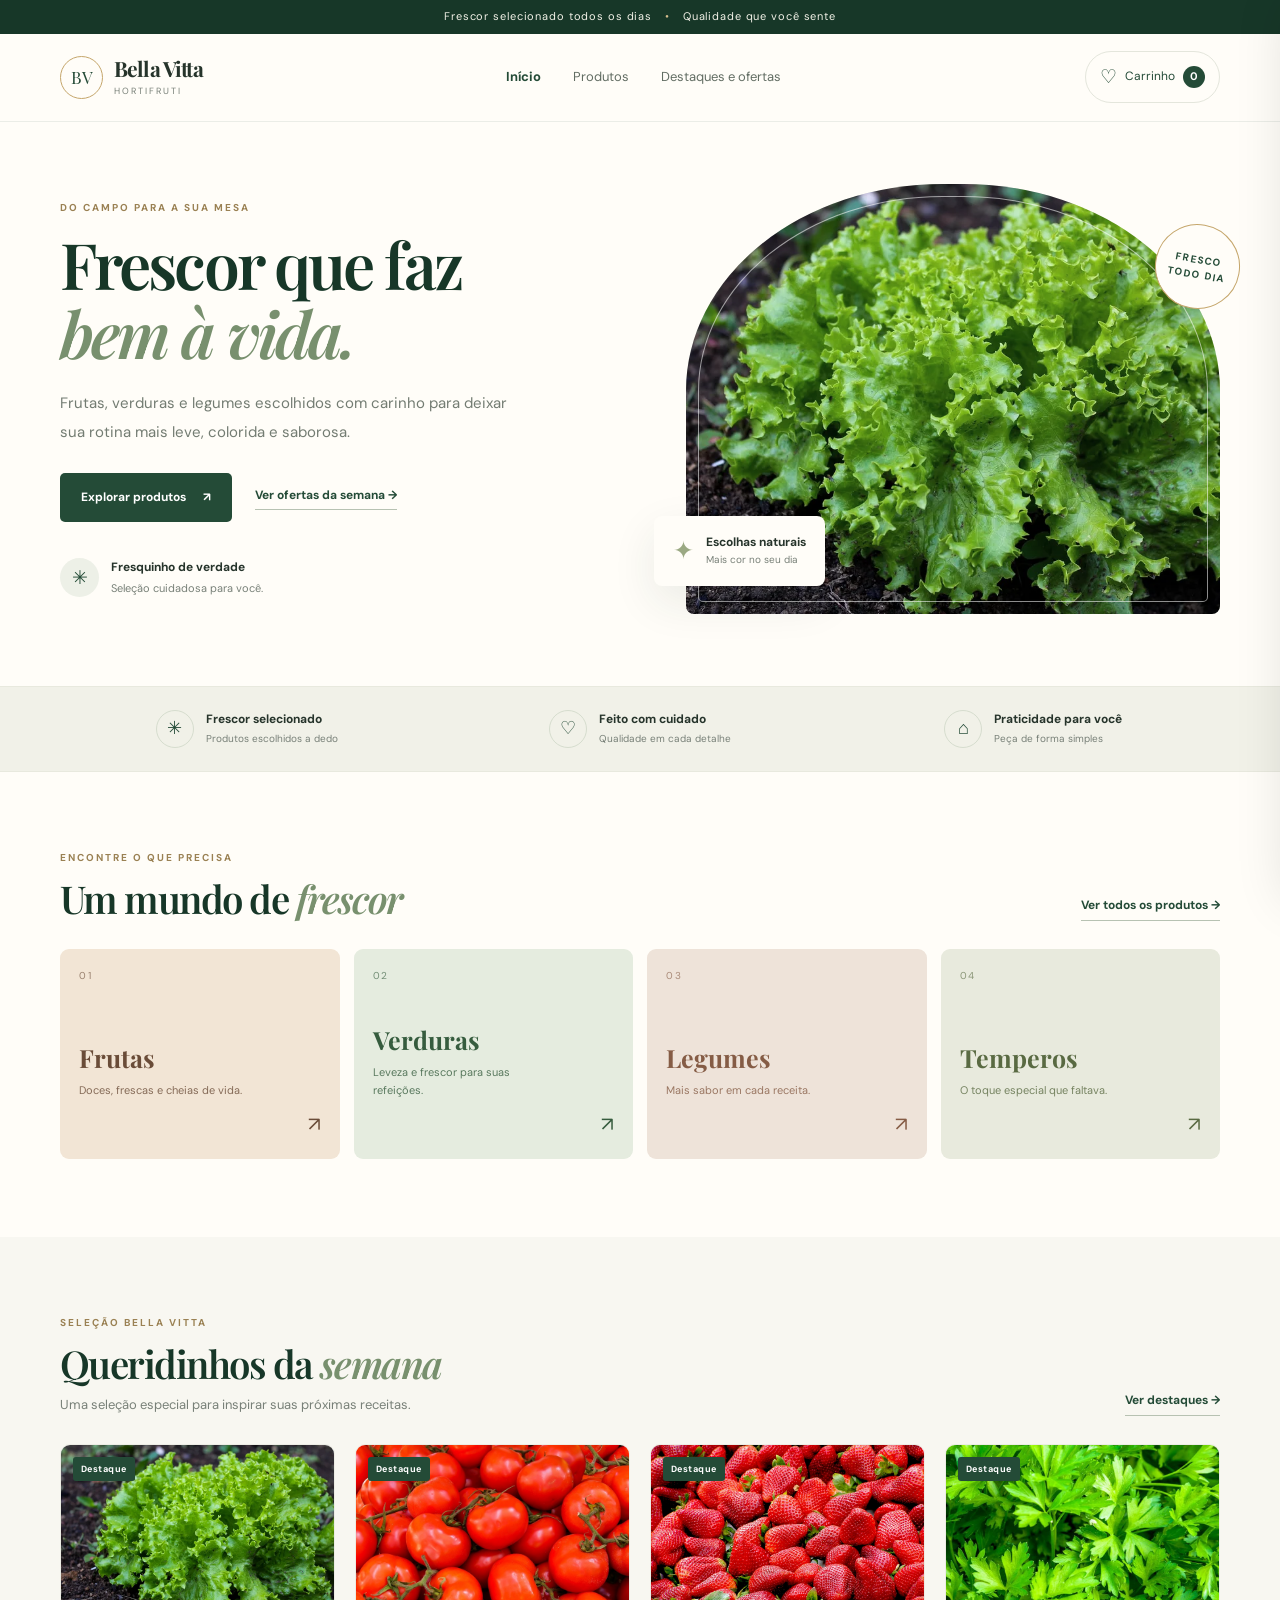
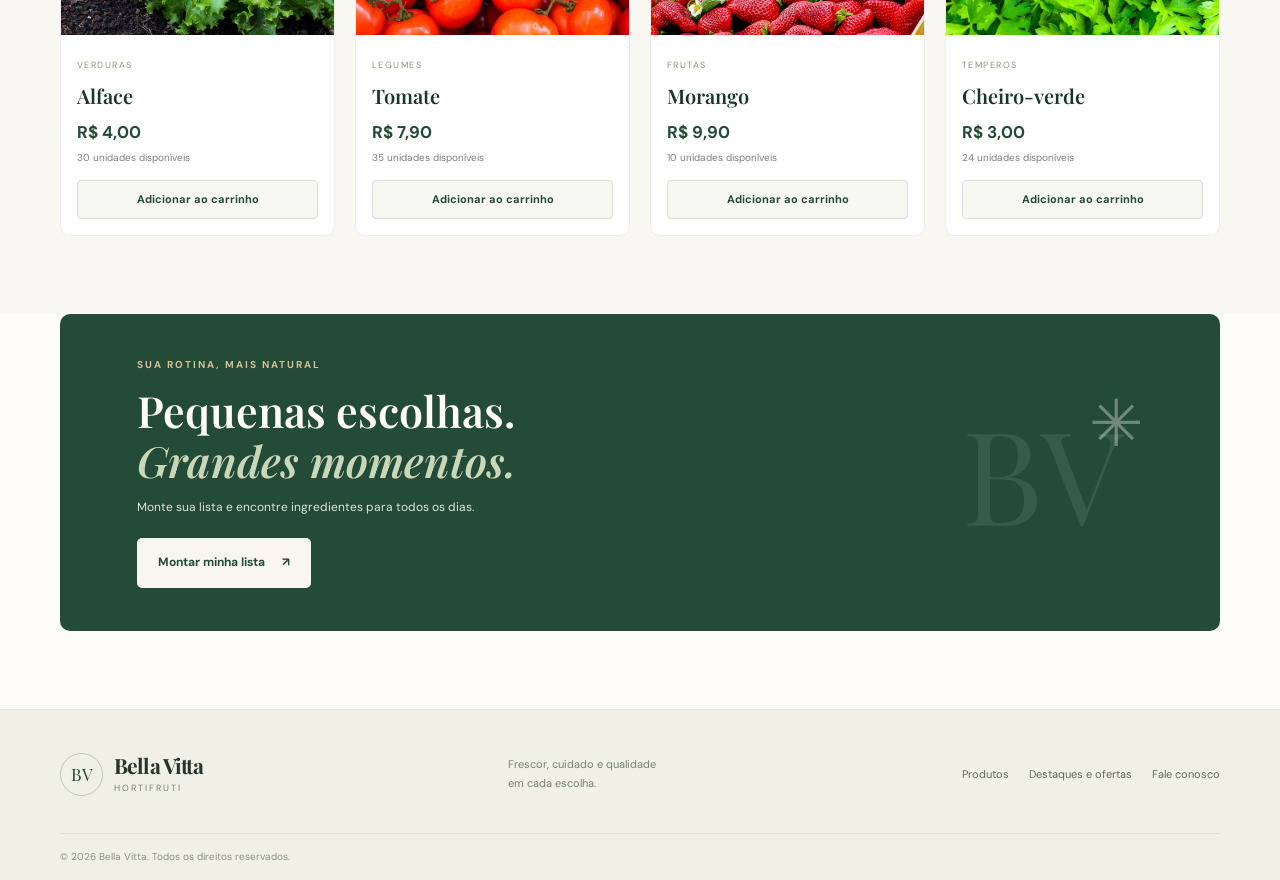
<file: BellaVitta/index.html>
<!doctype html>
<html lang="pt-BR">
<head>
  <meta charset="utf-8">
  <meta name="viewport" content="width=device-width, initial-scale=1">
  <meta name="theme-color" content="#244b37">
  <meta name="description" content="Bella Vitta — frescor, qualidade e praticidade para sua casa.">
  <title>Bella Vitta | Frescor que faz bem</title>
  <link rel="preconnect" href="https://fonts.googleapis.com">
  <link rel="preconnect" href="https://fonts.gstatic.com" crossorigin>
  <link href="https://fonts.googleapis.com/css2?family=DM+Sans:wght@400;500;600;700&family=Playfair+Display:wght@600;700&display=swap" rel="stylesheet">
  <link rel="stylesheet" href="style.css">
  <script src="script.js" defer></script>
</head>
<body>
  <div class="topline">Frescor selecionado todos os dias <span>•</span> Qualidade que você sente</div>
  <header class="site-header">
    <a class="brand" href="index.html" aria-label="Bella Vitta início"><span class="brand-mark">BV</span><span><strong>Bella Vitta</strong><small>HORTIFRUTI</small></span></a>
    <button class="menu-toggle" id="menuMobile" aria-label="Abrir menu" aria-expanded="false">☰</button>
    <nav class="main-nav" id="navegacao">
      <a class="active" href="index.html">Início</a><a href="produtos.html">Produtos</a><a href="destaques.html">Destaques e ofertas</a>
    </nav>
    <button class="cart-button" id="abrirCarrinho" aria-label="Abrir carrinho"><span>♡</span> Carrinho <b id="contadorCarrinho">0</b></button>
  </header>

  <main>
    <section class="hero container">
      <div class="hero-copy">
        <span class="eyebrow">DO CAMPO PARA A SUA MESA</span>
        <h1>Frescor que faz<br><em>bem à vida.</em></h1>
        <p>Frutas, verduras e legumes escolhidos com carinho para deixar sua rotina mais leve, colorida e saborosa.</p>
        <div class="hero-actions"><a class="button button-dark" href="produtos.html">Explorar produtos <span>↗</span></a><a class="text-link" href="destaques.html">Ver ofertas da semana →</a></div>
        <div class="hero-note"><span class="note-icon">✳</span><span><strong>Fresquinho de verdade</strong><small>Seleção cuidadosa para você.</small></span></div>
      </div>
      <div class="hero-art">
        <img src="IMAGENS/ALFACE.webp" alt="Folhas frescas de alface" onerror="this.onerror=null;this.src='https://images.unsplash.com/photo-1622206151226-18ca2c9ab4a1?auto=format&fit=crop&w=1000&q=85'">
        <div class="floating-card"><span>✦</span><div><strong>Escolhas naturais</strong><small>Mais cor no seu dia</small></div></div>
        <div class="hero-stamp">FRESCO<br>TODO DIA</div>
      </div>
    </section>

    <section class="trust-strip">
      <div class="container trust-grid">
        <div><span class="trust-icon">✳</span><span><strong>Frescor selecionado</strong><small>Produtos escolhidos a dedo</small></span></div>
        <div><span class="trust-icon">♡</span><span><strong>Feito com cuidado</strong><small>Qualidade em cada detalhe</small></span></div>
        <div><span class="trust-icon">⌂</span><span><strong>Praticidade para você</strong><small>Peça de forma simples</small></span></div>
      </div>
    </section>

    <section class="section container">
      <div class="section-heading"><div><span class="eyebrow">ENCONTRE O QUE PRECISA</span><h2>Um mundo de <em>frescor</em></h2></div><a class="text-link" href="produtos.html">Ver todos os produtos →</a></div>
      <div class="category-grid">
        <a class="category-card category-fruits" href="produtos.html?categoria=frutas"><span class="category-number">01</span><div><h3>Frutas</h3><p>Doces, frescas e cheias de vida.</p><span class="category-arrow">↗</span></div></a>
        <a class="category-card category-vegetables" href="produtos.html?categoria=verduras"><span class="category-number">02</span><div><h3>Verduras</h3><p>Leveza e frescor para suas refeições.</p><span class="category-arrow">↗</span></div></a>
        <a class="category-card category-roots" href="produtos.html?categoria=legumes"><span class="category-number">03</span><div><h3>Legumes</h3><p>Mais sabor em cada receita.</p><span class="category-arrow">↗</span></div></a>
        <a class="category-card category-herbs" href="produtos.html?categoria=temperos"><span class="category-number">04</span><div><h3>Temperos</h3><p>O toque especial que faltava.</p><span class="category-arrow">↗</span></div></a>
      </div>
    </section>

    <section class="section featured-section">
      <div class="container">
        <div class="section-heading"><div><span class="eyebrow">SELEÇÃO BELLA VITTA</span><h2>Queridinhos da <em>semana</em></h2><p class="section-intro">Uma seleção especial para inspirar suas próximas receitas.</p></div><a class="text-link" href="destaques.html">Ver destaques →</a></div>
        <div class="product-grid" id="gradeDestaques"></div>
      </div>
    </section>

    <section class="promo-band container"><div><span class="eyebrow">SUA ROTINA, MAIS NATURAL</span><h2>Pequenas escolhas.<br><em>Grandes momentos.</em></h2><p>Monte sua lista e encontre ingredientes para todos os dias.</p><a class="button button-light" href="produtos.html">Montar minha lista <span>↗</span></a></div><div class="promo-decoration">BV<span>✳</span></div></section>
  </main>

  <footer class="site-footer"><div class="container footer-main"><a class="brand brand-footer" href="index.html"><span class="brand-mark">BV</span><span><strong>Bella Vitta</strong><small>HORTIFRUTI</small></span></a><p>Frescor, cuidado e qualidade<br>em cada escolha.</p><div class="footer-links"><a href="produtos.html">Produtos</a><a href="destaques.html">Destaques e ofertas</a><button id="whatsappOfertas" class="footer-link-button">Fale conosco</button></div></div><div class="container footer-bottom">© <span id="anoAtual"></span> Bella Vitta. Todos os direitos reservados.</div></footer>

  <div class="cart-backdrop" id="fundoCarrinho"></div>
  <aside class="cart-panel" id="painelCarrinho" aria-hidden="true" aria-label="Carrinho de compras">
    <div class="cart-header"><div><span class="eyebrow">SUA SELEÇÃO</span><h2>Meu carrinho</h2></div><button class="icon-button" id="fecharCarrinho" aria-label="Fechar carrinho">×</button></div>
    <div class="cart-items" id="itensCarrinho"></div>
    <div class="cart-footer"><div class="cart-total"><span>Total estimado</span><strong id="totalCarrinho">R$ 0,00</strong></div><p class="cart-disclaimer">Valores e disponibilidade serão confirmados no atendimento.</p><button class="button button-dark button-full" id="finalizarPedido">Continuar pelo WhatsApp ↗</button><button class="button button-outline button-full" id="continuarComprando">Continuar comprando</button></div>
  </aside>
  <div class="toast" id="toast" role="status" aria-live="polite"></div>
</body>
</html>
</file>
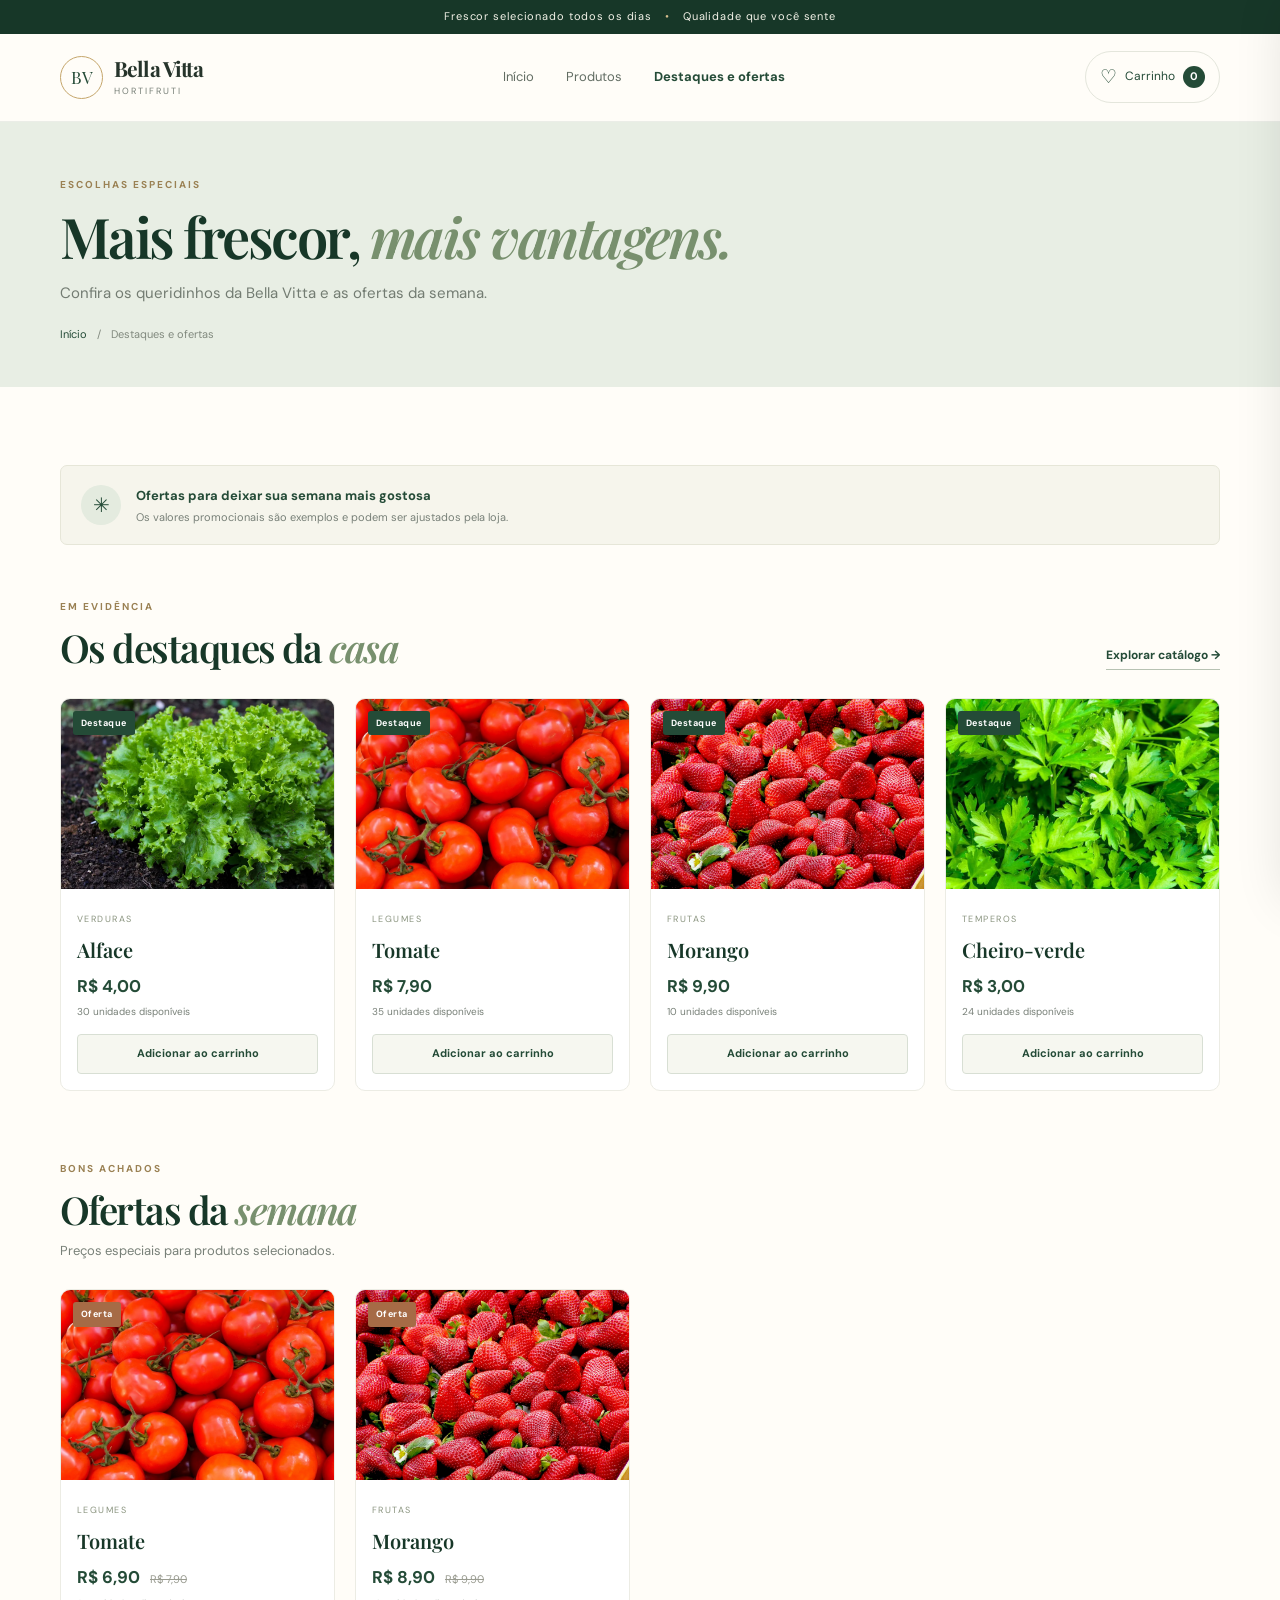
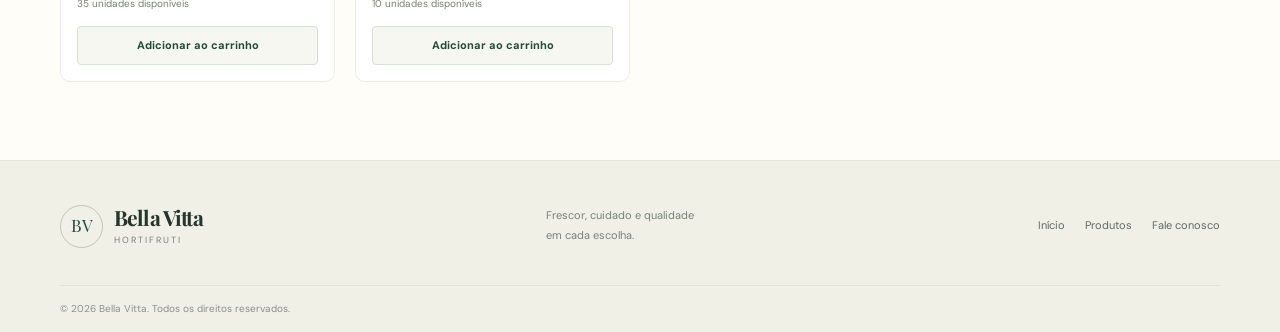
<file: BellaVitta/destaques.html>
<!doctype html>
<html lang="pt-BR">
<head>
  <meta charset="utf-8"><meta name="viewport" content="width=device-width, initial-scale=1">
  <meta name="theme-color" content="#244b37"><title>Destaques e ofertas | Bella Vitta</title>
  <link rel="preconnect" href="https://fonts.googleapis.com"><link rel="preconnect" href="https://fonts.gstatic.com" crossorigin>
  <link href="https://fonts.googleapis.com/css2?family=DM+Sans:wght@400;500;600;700&family=Playfair+Display:wght@600;700&display=swap" rel="stylesheet">
  <link rel="stylesheet" href="style.css"><script src="script.js" defer></script>
</head>
<body>
  <div class="topline">Frescor selecionado todos os dias <span>•</span> Qualidade que você sente</div>
  <header class="site-header"><a class="brand" href="index.html"><span class="brand-mark">BV</span><span><strong>Bella Vitta</strong><small>HORTIFRUTI</small></span></a><button class="menu-toggle" id="menuMobile" aria-label="Abrir menu" aria-expanded="false">☰</button><nav class="main-nav" id="navegacao"><a href="index.html">Início</a><a href="produtos.html">Produtos</a><a class="active" href="destaques.html">Destaques e ofertas</a></nav><button class="cart-button" id="abrirCarrinho"><span>♡</span> Carrinho <b id="contadorCarrinho">0</b></button></header>
  <main>
    <section class="page-banner offers-banner"><div class="container"><span class="eyebrow">ESCOLHAS ESPECIAIS</span><h1>Mais frescor, <em>mais vantagens.</em></h1><p>Confira os queridinhos da Bella Vitta e as ofertas da semana.</p><div class="breadcrumbs"><a href="index.html">Início</a><span>/</span><span>Destaques e ofertas</span></div></div></section>
    <section class="section container">
      <div class="offer-note"><span class="offer-note-icon">✳</span><div><strong>Ofertas para deixar sua semana mais gostosa</strong><p>Os valores promocionais são exemplos e podem ser ajustados pela loja.</p></div></div>
      <div class="section-heading"><div><span class="eyebrow">EM EVIDÊNCIA</span><h2>Os destaques da <em>casa</em></h2></div><a class="text-link" href="produtos.html">Explorar catálogo →</a></div>
      <div class="product-grid" id="gradeDestaques"></div>
      <div class="section-heading offers-heading"><div><span class="eyebrow">BONS ACHADOS</span><h2>Ofertas da <em>semana</em></h2><p class="section-intro">Preços especiais para produtos selecionados.</p></div></div>
      <div class="product-grid" id="gradeOfertas"></div>
    </section>
  </main>
  <footer class="site-footer"><div class="container footer-main"><a class="brand brand-footer" href="index.html"><span class="brand-mark">BV</span><span><strong>Bella Vitta</strong><small>HORTIFRUTI</small></span></a><p>Frescor, cuidado e qualidade<br>em cada escolha.</p><div class="footer-links"><a href="index.html">Início</a><a href="produtos.html">Produtos</a><button id="whatsappOfertas" class="footer-link-button">Fale conosco</button></div></div><div class="container footer-bottom">© <span id="anoAtual"></span> Bella Vitta. Todos os direitos reservados.</div></footer>
  <div class="cart-backdrop" id="fundoCarrinho"></div><aside class="cart-panel" id="painelCarrinho" aria-hidden="true" aria-label="Carrinho de compras"><div class="cart-header"><div><span class="eyebrow">SUA SELEÇÃO</span><h2>Meu carrinho</h2></div><button class="icon-button" id="fecharCarrinho" aria-label="Fechar carrinho">×</button></div><div class="cart-items" id="itensCarrinho"></div><div class="cart-footer"><div class="cart-total"><span>Total estimado</span><strong id="totalCarrinho">R$ 0,00</strong></div><p class="cart-disclaimer">Valores e disponibilidade serão confirmados no atendimento.</p><button class="button button-dark button-full" id="finalizarPedido">Continuar pelo WhatsApp ↗</button><button class="button button-outline button-full" id="continuarComprando">Continuar comprando</button></div></aside><div class="toast" id="toast" role="status" aria-live="polite"></div>
</body></html>
</file>
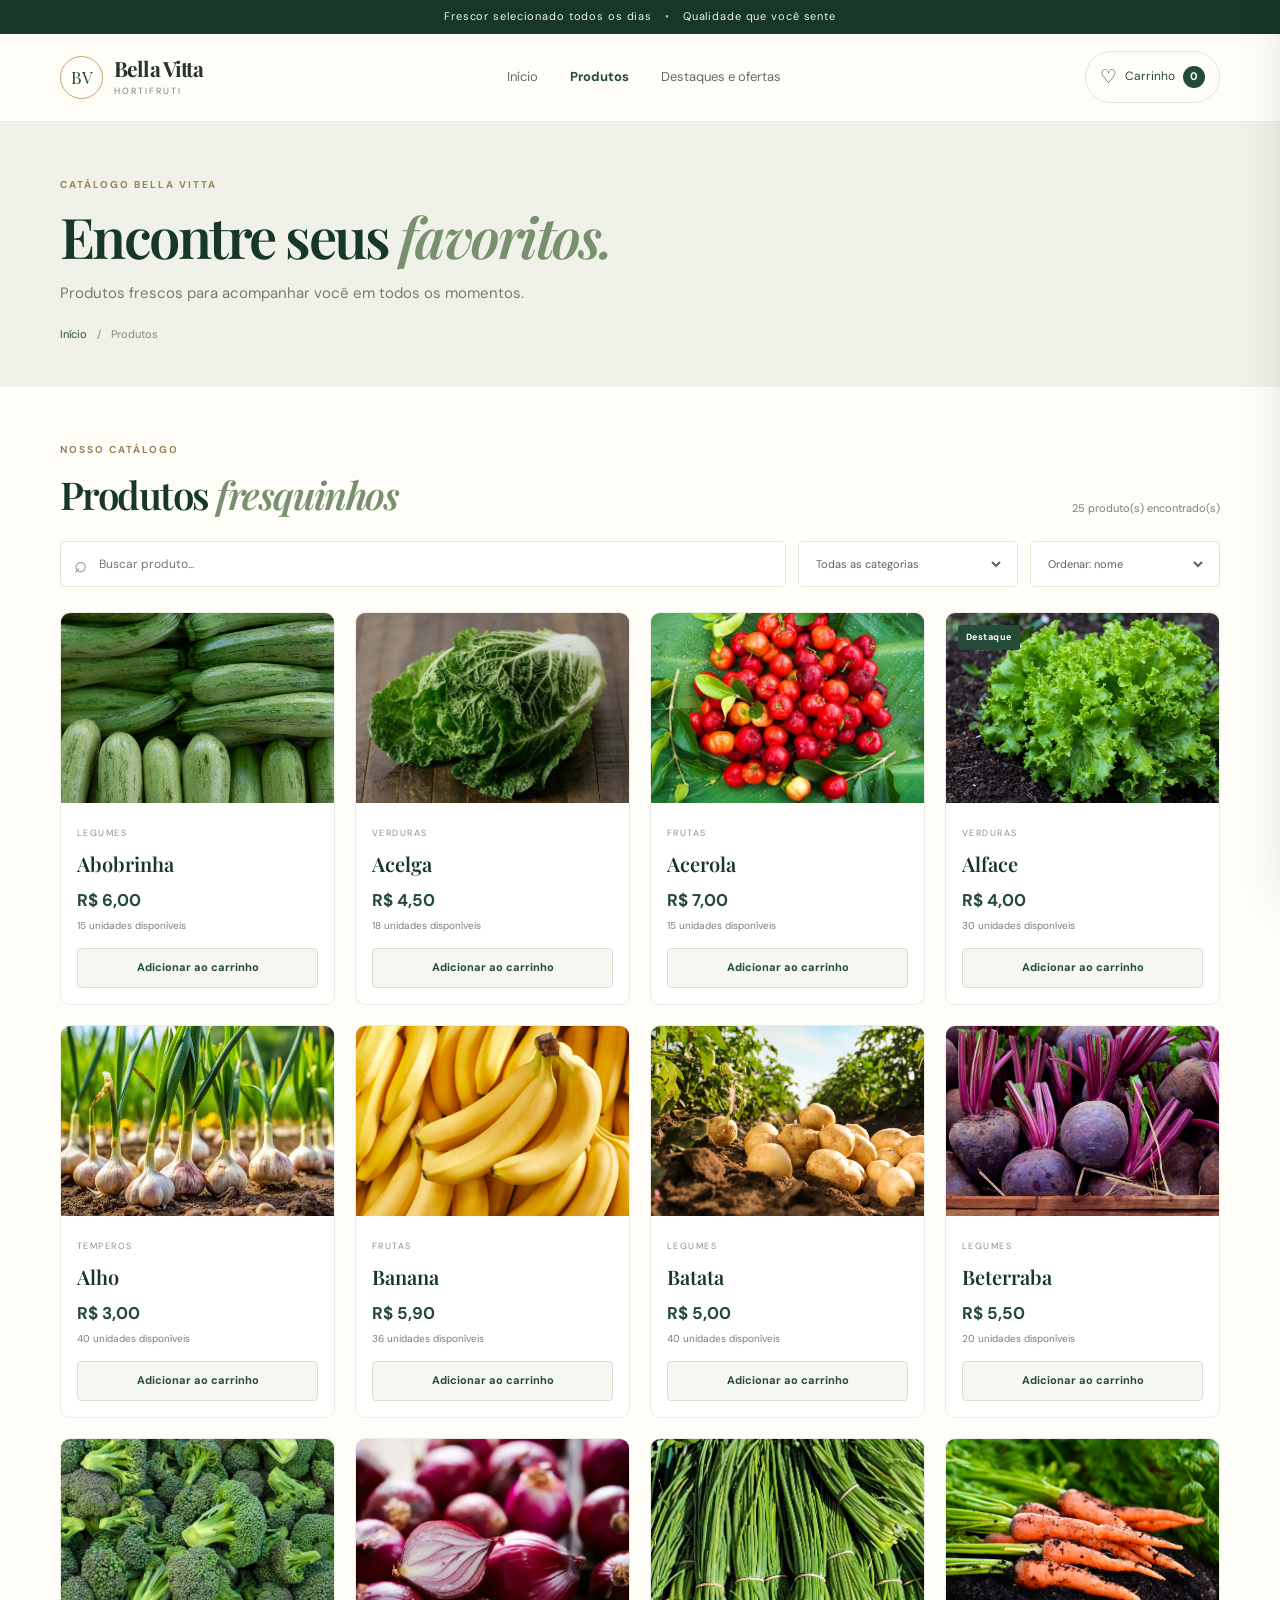
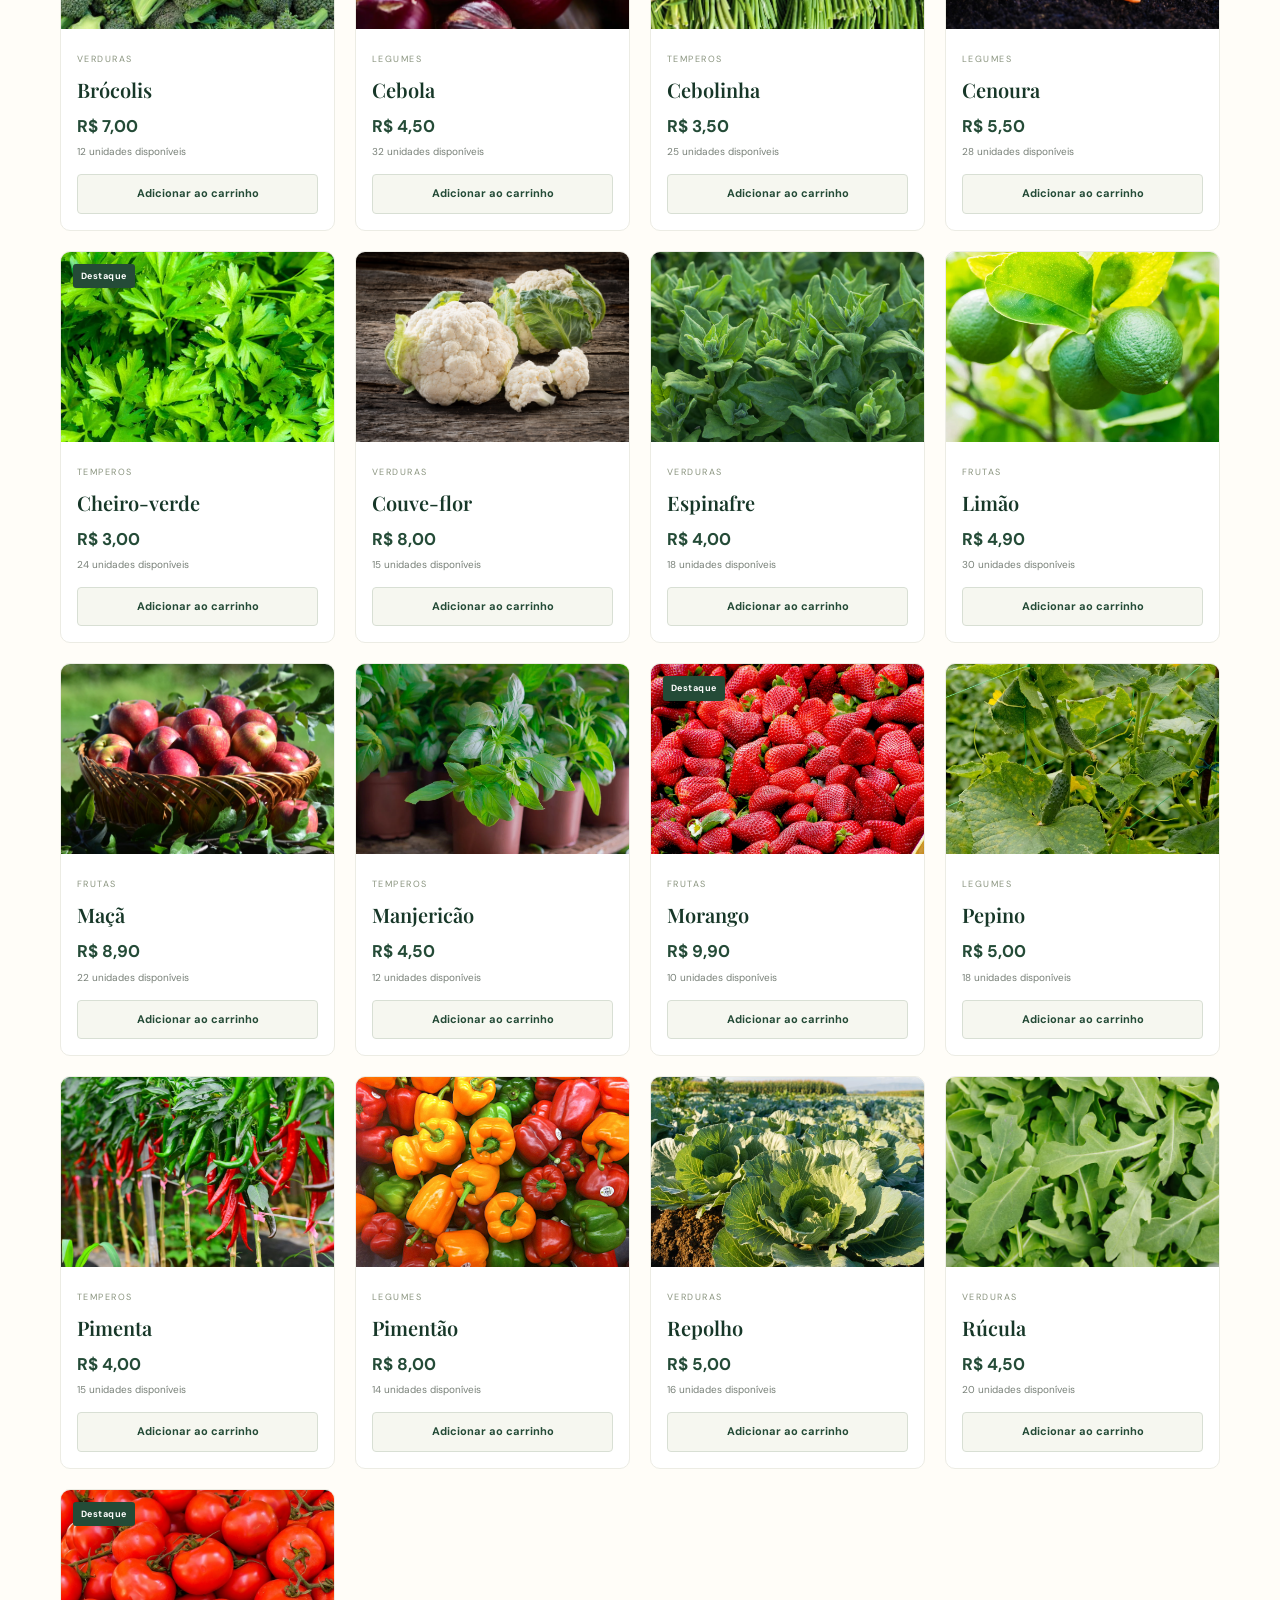
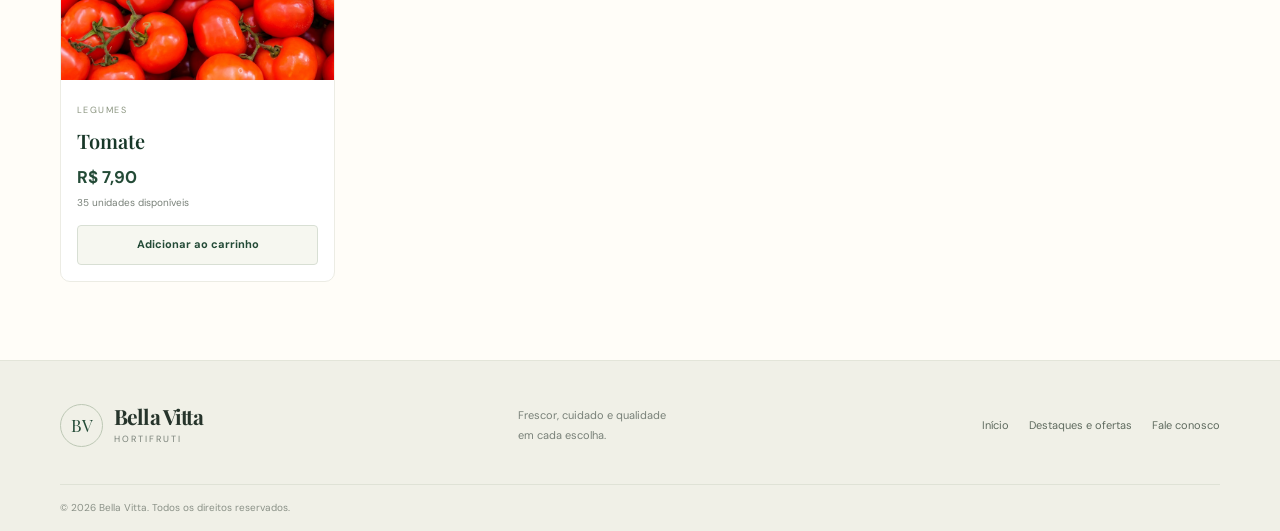
<file: BellaVitta/produtos.html>
<!doctype html>
<html lang="pt-BR">
<head>
  <meta charset="utf-8"><meta name="viewport" content="width=device-width, initial-scale=1">
  <meta name="theme-color" content="#244b37"><title>Produtos | Bella Vitta</title>
  <link rel="preconnect" href="https://fonts.googleapis.com"><link rel="preconnect" href="https://fonts.gstatic.com" crossorigin>
  <link href="https://fonts.googleapis.com/css2?family=DM+Sans:wght@400;500;600;700&family=Playfair+Display:wght@600;700&display=swap" rel="stylesheet">
  <link rel="stylesheet" href="style.css"><script src="script.js" defer></script>
</head>
<body>
  <div class="topline">Frescor selecionado todos os dias <span>•</span> Qualidade que você sente</div>
  <header class="site-header"><a class="brand" href="index.html"><span class="brand-mark">BV</span><span><strong>Bella Vitta</strong><small>HORTIFRUTI</small></span></a><button class="menu-toggle" id="menuMobile" aria-label="Abrir menu" aria-expanded="false">☰</button><nav class="main-nav" id="navegacao"><a href="index.html">Início</a><a class="active" href="produtos.html">Produtos</a><a href="destaques.html">Destaques e ofertas</a></nav><button class="cart-button" id="abrirCarrinho"><span>♡</span> Carrinho <b id="contadorCarrinho">0</b></button></header>
  <main>
    <section class="page-banner"><div class="container"><span class="eyebrow">CATÁLOGO BELLA VITTA</span><h1>Encontre seus <em>favoritos.</em></h1><p>Produtos frescos para acompanhar você em todos os momentos.</p><div class="breadcrumbs"><a href="index.html">Início</a><span>/</span><span>Produtos</span></div></div></section>
    <section class="section container catalog-section">
      <div class="catalog-toolbar"><div><span class="eyebrow">NOSSO CATÁLOGO</span><h2>Produtos <em>fresquinhos</em></h2></div><span class="results-count" id="contadorProdutos">Carregando produtos...</span></div>
      <div class="filters"><label class="search-box"><span>⌕</span><input type="search" id="campoBusca" placeholder="Buscar produto..." aria-label="Buscar produto"></label><label class="select-wrap"><span class="sr-only">Categoria</span><select id="filtroCategoria"><option value="todos">Todas as categorias</option><option value="frutas">Frutas</option><option value="verduras">Verduras</option><option value="legumes">Legumes</option><option value="temperos">Temperos</option></select></label><label class="select-wrap"><span class="sr-only">Ordenar por</span><select id="ordenarProdutos"><option value="nome">Ordenar: nome</option><option value="menor-preco">Menor preço</option><option value="maior-preco">Maior preço</option></select></label></div>
      <div class="product-grid" id="gradeProdutos"></div>
    </section>
  </main>
  <footer class="site-footer"><div class="container footer-main"><a class="brand brand-footer" href="index.html"><span class="brand-mark">BV</span><span><strong>Bella Vitta</strong><small>HORTIFRUTI</small></span></a><p>Frescor, cuidado e qualidade<br>em cada escolha.</p><div class="footer-links"><a href="index.html">Início</a><a href="destaques.html">Destaques e ofertas</a><button id="whatsappOfertas" class="footer-link-button">Fale conosco</button></div></div><div class="container footer-bottom">© <span id="anoAtual"></span> Bella Vitta. Todos os direitos reservados.</div></footer>
  <div class="cart-backdrop" id="fundoCarrinho"></div><aside class="cart-panel" id="painelCarrinho" aria-hidden="true" aria-label="Carrinho de compras"><div class="cart-header"><div><span class="eyebrow">SUA SELEÇÃO</span><h2>Meu carrinho</h2></div><button class="icon-button" id="fecharCarrinho" aria-label="Fechar carrinho">×</button></div><div class="cart-items" id="itensCarrinho"></div><div class="cart-footer"><div class="cart-total"><span>Total estimado</span><strong id="totalCarrinho">R$ 0,00</strong></div><p class="cart-disclaimer">Valores e disponibilidade serão confirmados no atendimento.</p><button class="button button-dark button-full" id="finalizarPedido">Continuar pelo WhatsApp ↗</button><button class="button button-outline button-full" id="continuarComprando">Continuar comprando</button></div></aside><div class="toast" id="toast" role="status" aria-live="polite"></div>
</body></html>
</file>
<file: BellaVitta/style.css>
/* BELLA VITTA — visual elegante em verde e creme */
:root{--green:#244b37;--green-dark:#173728;--green-soft:#e7eee6;--cream:#f8f6ef;--paper:#fffdf8;--ink:#26342b;--muted:#788078;--line:#e4e6dc;--accent:#c5a66b;--radius:20px;--shadow:0 16px 45px rgba(32,59,42,.09)}
*{box-sizing:border-box}html{scroll-behavior:smooth}body{margin:0;background:var(--paper);color:var(--ink);font-family:"DM Sans",Arial,sans-serif;font-size:15px;line-height:1.6}body.carrinho-aberto{overflow:hidden}a{color:inherit;text-decoration:none}button,input,select{font:inherit}button{cursor:pointer}img{display:block;max-width:100%}.container{width:min(1160px,calc(100% - 44px));margin-inline:auto}.topline{background:var(--green-dark);color:#f3f2e8;text-align:center;padding:8px 15px;font-size:11px;letter-spacing:.08em}.topline span{color:#d5bd8d;padding:0 9px}.site-header{height:88px;padding:0 max(22px,calc((100% - 1160px)/2));display:flex;align-items:center;justify-content:space-between;gap:25px;background:var(--paper);border-bottom:1px solid rgba(36,75,55,.09);position:sticky;top:0;z-index:20}.brand{display:flex;align-items:center;gap:11px;flex-shrink:0}.brand-mark{width:43px;height:43px;border:1px solid var(--accent);border-radius:50%;display:grid;place-items:center;font-family:"Playfair Display",serif;color:var(--green);font-size:17px}.brand strong{display:block;font-family:"Playfair Display",serif;font-size:21px;line-height:1.15;letter-spacing:-.04em}.brand small{display:block;font-size:9px;letter-spacing:.22em;color:var(--muted);margin-top:4px}.main-nav{display:flex;align-items:center;gap:32px}.main-nav a{font-size:13px;color:#626d63;transition:color .2s}.main-nav a:hover,.main-nav a.active{color:var(--green);font-weight:700}.cart-button{display:flex;align-items:center;gap:8px;background:transparent;border:1px solid var(--line);border-radius:30px;padding:10px 14px;color:var(--green);font-size:12px;white-space:nowrap}.cart-button>span{font-size:19px}.cart-button b{display:grid;place-items:center;background:var(--green);color:white;border-radius:50%;width:22px;height:22px;font-size:11px}.menu-toggle{display:none;border:0;background:none;font-size:25px;color:var(--green)}.hero{display:grid;grid-template-columns:1fr 1fr;align-items:center;gap:8%;padding-top:62px;padding-bottom:72px}.hero-copy{padding:12px 0}.eyebrow{display:block;color:#9a8153;font-size:10px;letter-spacing:.2em;font-weight:700;margin-bottom:13px}.hero h1,.page-banner h1{font-family:"Playfair Display",Georgia,serif;font-weight:600;font-size:clamp(43px,5vw,67px);line-height:1.08;letter-spacing:-.045em;margin:0 0 22px;color:var(--green-dark)}h1 em,h2 em{font-weight:600;color:#78906e} .hero-copy>p,.page-banner p{color:#737c72;max-width:470px;font-size:15px;line-height:1.9;margin:0 0 27px}.hero-actions{display:flex;align-items:center;gap:23px;flex-wrap:wrap}.button{display:inline-flex;justify-content:center;align-items:center;gap:17px;border:1px solid transparent;border-radius:5px;padding:14px 20px;font-size:12px;font-weight:700;transition:transform .2s,background .2s}.button:hover{transform:translateY(-2px)}.button-dark{background:var(--green);color:white}.button-dark:hover{background:var(--green-dark)}.button-light{background:var(--cream);color:var(--green)}.button-outline{background:transparent;border-color:var(--line);color:var(--green)}.button-full{width:100%;margin-top:10px}.text-link{font-size:12px;font-weight:700;color:var(--green);border-bottom:1px solid #b7c2b2;padding-bottom:4px}.hero-note{display:flex;align-items:center;gap:12px;margin-top:36px}.note-icon{width:39px;height:39px;display:grid;place-items:center;border-radius:50%;background:#edf0e7;color:var(--green);font-size:19px}.hero-note strong,.hero-note small{display:block}.hero-note strong{font-size:12px}.hero-note small{font-size:11px;color:var(--muted);margin-top:2px}.hero-art{position:relative;min-height:430px;background:#e9eee4;border-radius:48% 48% 8px 8px;overflow:visible}.hero-art>img{width:100%;height:430px;object-fit:cover;border-radius:48% 48% 8px 8px;filter:saturate(.85)}.hero-art:after{content:"";position:absolute;inset:12px;border:1px solid rgba(255,255,255,.55);border-radius:48% 48% 5px 5px;pointer-events:none}.floating-card{position:absolute;bottom:28px;left:-32px;display:flex;align-items:center;gap:12px;background:var(--paper);padding:15px 19px;box-shadow:var(--shadow);border-radius:8px;z-index:2}.floating-card>span{font-size:25px;color:#9ba983}.floating-card strong,.floating-card small{display:block}.floating-card strong{font-size:12px}.floating-card small{font-size:10px;color:var(--muted)}.hero-stamp{position:absolute;right:-20px;top:40px;border:1px solid var(--accent);background:var(--paper);border-radius:50%;width:85px;height:85px;display:grid;place-content:center;text-align:center;color:var(--green);font-size:10px;font-weight:700;letter-spacing:.12em;line-height:1.5;transform:rotate(10deg);z-index:2}.trust-strip{background:#f1f1e8;border-block:1px solid #e8e9de}.trust-grid{display:grid;grid-template-columns:repeat(3,1fr);padding:23px 0;gap:20px}.trust-grid>div{display:flex;align-items:center;justify-content:center;gap:12px}.trust-icon{display:grid;place-items:center;width:38px;height:38px;border:1px solid #d6ddce;color:var(--green);border-radius:50%;font-size:18px}.trust-grid strong,.trust-grid small{display:block}.trust-grid strong{font-size:12px}.trust-grid small{font-size:10px;color:var(--muted);margin-top:2px}.section{padding-top:78px;padding-bottom:78px}.section-heading{display:flex;justify-content:space-between;align-items:end;gap:20px;margin-bottom:28px}.section-heading h2,.catalog-toolbar h2{font-family:"Playfair Display",Georgia,serif;font-size:clamp(29px,3vw,39px);font-weight:600;letter-spacing:-.04em;line-height:1.2;margin:0;color:var(--green-dark)}.section-heading .eyebrow{margin-bottom:9px}.category-grid{display:grid;grid-template-columns:repeat(4,1fr);gap:14px}.category-card{min-height:210px;border-radius:9px;padding:19px;display:flex;flex-direction:column;justify-content:space-between;transition:transform .2s}.category-card:hover{transform:translateY(-4px)}.category-number{font-size:10px;letter-spacing:.15em;opacity:.65}.category-card h3{font-family:"Playfair Display",serif;font-size:25px;margin:0 0 4px}.category-card p{font-size:11px;line-height:1.6;margin:0;max-width:170px;opacity:.8}.category-arrow{display:block;text-align:right;font-size:20px;margin-top:8px}.category-fruits{background:#f2e5d5;color:#6a4c38}.category-vegetables{background:#e5ecdf;color:#365c3e}.category-roots{background:#eee3d9;color:#855c45}.category-herbs{background:#e8eadd;color:#596a42}.featured-section{background:#f8f7f1}.section-intro{font-size:13px;color:var(--muted);margin:9px 0 0}.product-grid{display:grid;grid-template-columns:repeat(4,minmax(0,1fr));gap:20px}.produto-card{background:white;border:1px solid #ecece4;border-radius:10px;overflow:hidden;transition:transform .22s,box-shadow .22s;min-width:0}.produto-card:hover{transform:translateY(-4px);box-shadow:var(--shadow)}.produto-imagem{height:190px;position:relative;background:#edf0e8;overflow:hidden}.produto-imagem img{width:100%;height:100%;object-fit:cover;transition:transform .4s}.produto-card:hover .produto-imagem img{transform:scale(1.04)}.selo-destaque,.selo-oferta{position:absolute;left:12px;top:12px;border-radius:3px;padding:5px 8px;background:var(--green);color:white;font-size:9px;font-weight:700;letter-spacing:.05em}.selo-oferta{background:#a66b46}.produto-info{padding:16px}.produto-categoria{font-size:9px;text-transform:uppercase;letter-spacing:.16em;color:#8a947f}.produto-info h3{font-family:"Playfair Display",serif;font-size:20px;font-weight:600;margin:5px 0 7px;color:var(--green-dark)}.produto-preco{font-size:17px;font-weight:700;color:var(--green);margin:0}.produto-preco-antigo{font-size:11px;color:#9a9c91;text-decoration:line-through;margin-left:6px;font-weight:400}.produto-estoque{font-size:10px;color:var(--muted);margin:4px 0 14px}.botao-adicionar{width:100%;border:1px solid #d8dfd4;background:#f6f7f0;color:var(--green);border-radius:4px;padding:10px 8px;font-size:11px;font-weight:700;transition:background .2s}.botao-adicionar:hover{background:#e8eee4}.botao-adicionar:disabled{opacity:.5;cursor:not-allowed}.promo-band{background:var(--green);color:#fffdf5;border-radius:10px;padding:43px 6%;display:flex;justify-content:space-between;align-items:center;margin-bottom:78px;overflow:hidden;position:relative}.promo-band .eyebrow{color:#d4c095}.promo-band h2{font-family:"Playfair Display",serif;font-size:clamp(30px,4vw,43px);line-height:1.15;margin:0 0 13px;font-weight:600}.promo-band h2 em{color:#c9d7b9}.promo-band p{font-size:12px;color:#dce4d8;margin:0 0 21px}.promo-decoration{font-family:"Playfair Display",serif;font-size:130px;color:rgba(255,255,255,.09);line-height:1;position:relative;padding-right:20px}.promo-decoration span{font-size:65px;color:rgba(255,255,255,.35);position:absolute;right:0;top:-20px}.site-footer{background:#f0f0e7;border-top:1px solid #e3e5d9}.footer-main{display:flex;align-items:center;justify-content:space-between;gap:25px;padding-top:34px;padding-bottom:28px}.brand-footer .brand-mark{border-color:#bdc8b5}.footer-main>p{font-size:11px;color:var(--muted);line-height:1.8}.footer-links{display:flex;gap:20px;flex-wrap:wrap}.footer-links a,.footer-link-button{border:0;background:none;padding:0;font-size:11px;color:#5f6b5f}.footer-link-button:hover,.footer-links a:hover{color:var(--green);text-decoration:underline}.footer-bottom{border-top:1px solid #dfe2d6;padding-top:15px;padding-bottom:15px;color:#8a9187;font-size:10px}.page-banner{background:#f0f1e8;padding:55px 0 44px}.page-banner h1{font-size:clamp(39px,4.5vw,56px);margin-bottom:13px}.page-banner p{margin-bottom:18px}.breadcrumbs{display:flex;gap:10px;align-items:center;font-size:11px;color:#81897e}.breadcrumbs a{color:var(--green)}.catalog-section{padding-top:55px}.catalog-toolbar{display:flex;justify-content:space-between;align-items:end;gap:20px;margin-bottom:24px}.results-count{font-size:11px;color:var(--muted)}.filters{display:grid;grid-template-columns:1fr 220px 190px;gap:12px;margin-bottom:25px}.search-box,.select-wrap{height:46px;display:flex;align-items:center;border:1px solid var(--line);border-radius:5px;background:white;padding:0 13px;gap:10px}.search-box>span{font-size:22px;color:#7f8c7c}.search-box input{width:100%;border:0;outline:0;background:transparent;font-size:12px;color:var(--ink)}.select-wrap select{width:100%;border:0;outline:0;background:transparent;color:#596459;font-size:11px}.sr-only{position:absolute;width:1px;height:1px;padding:0;margin:-1px;overflow:hidden;clip:rect(0,0,0,0);white-space:nowrap;border:0}.offers-banner{background:#e8eee4}.offer-note{display:flex;align-items:center;gap:15px;background:#f6f5ec;border:1px solid #e6e6d8;border-radius:7px;padding:17px 20px;margin-bottom:54px}.offer-note-icon{width:40px;height:40px;border-radius:50%;display:grid;place-items:center;background:#e4ebdf;color:var(--green);font-size:20px}.offer-note strong{font-size:13px;color:var(--green)}.offer-note p{font-size:11px;color:var(--muted);margin:2px 0 0}.offers-heading{margin-top:70px}.cart-backdrop{position:fixed;inset:0;background:rgba(19,35,25,.4);z-index:39;opacity:0;visibility:hidden;transition:.25s}.cart-backdrop.visivel{opacity:1;visibility:visible}.cart-panel{position:fixed;right:0;top:0;height:100dvh;width:min(430px,100%);background:var(--paper);z-index:40;display:flex;flex-direction:column;box-shadow:-15px 0 50px rgba(0,0,0,.12);transform:translateX(105%);transition:transform .28s ease;padding:24px}.cart-panel.aberto{transform:translateX(0)}.cart-header{display:flex;align-items:center;justify-content:space-between;padding-bottom:18px;border-bottom:1px solid var(--line)}.cart-header .eyebrow{margin-bottom:4px}.cart-header h2{font-family:"Playfair Display",serif;font-size:27px;margin:0;color:var(--green)}.icon-button{width:36px;height:36px;border:1px solid var(--line);background:transparent;border-radius:50%;font-size:25px;color:var(--green)}.cart-items{flex:1;overflow:auto;padding:15px 0}.carrinho-vazio{color:var(--muted);font-size:13px;text-align:center;padding:35px 10px}.item-carrinho{padding:14px 0;border-bottom:1px solid var(--line);display:grid;grid-template-columns:1fr auto;gap:10px}.item-carrinho-info strong,.item-carrinho-info span{display:block}.item-carrinho-info strong{font-size:13px;color:var(--green-dark)}.item-carrinho-info span{font-size:11px;color:var(--muted)}.quantidade-carrinho{display:flex;align-items:center;gap:10px}.quantidade-carrinho button{width:27px;height:27px;border:1px solid var(--line);background:white;border-radius:50%;color:var(--green)}.quantidade-carrinho span{font-size:12px}.remover-item{justify-self:start;border:0;background:none;color:#9a6b55;text-decoration:underline;font-size:10px;padding:0}.cart-footer{border-top:1px solid var(--line);padding-top:16px}.cart-total{display:flex;justify-content:space-between;align-items:center}.cart-total span{font-size:12px;color:var(--muted)}.cart-total strong{font-size:21px;color:var(--green)}.cart-disclaimer{font-size:10px;color:var(--muted);margin:8px 0}.toast{position:fixed;bottom:22px;left:50%;transform:translate(-50%,20px);background:var(--green-dark);color:white;padding:12px 20px;border-radius:5px;font-size:12px;box-shadow:var(--shadow);opacity:0;visibility:hidden;transition:.2s;z-index:60;max-width:calc(100% - 30px)}.toast.visivel{opacity:1;visibility:visible;transform:translate(-50%,0)}@media(max-width:900px){.site-header{gap:14px}.main-nav{gap:17px}.hero{gap:5%}.hero-art,.hero-art>img{height:370px;min-height:370px}.product-grid{grid-template-columns:repeat(3,minmax(0,1fr))}.category-grid{grid-template-columns:repeat(2,1fr)}.produto-imagem{height:180px}}@media(max-width:650px){.container{width:min(100% - 30px,500px)}.topline{font-size:9px}.site-header{height:72px;padding:0 15px;gap:10px}.brand-mark{width:37px;height:37px}.brand strong{font-size:18px}.brand small{font-size:8px}.menu-toggle{display:block;order:3}.cart-button{margin-left:auto;padding:7px 9px;font-size:0;gap:5px}.cart-button>span{font-size:20px}.cart-button b{font-size:10px;width:20px;height:20px}.main-nav{display:none;position:absolute;left:0;right:0;top:72px;background:var(--paper);padding:18px 22px 22px;border-bottom:1px solid var(--line);box-shadow:var(--shadow);flex-direction:column;align-items:flex-start;gap:16px}.main-nav.aberto{display:flex}.hero{grid-template-columns:1fr;padding-top:40px;padding-bottom:48px;gap:32px}.hero h1{font-size:48px}.hero-copy>p{font-size:13px}.hero-actions{gap:15px}.hero-art,.hero-art>img{height:330px;min-height:330px}.hero-art{margin:0 13px}.floating-card{left:-12px;bottom:18px;padding:11px 13px}.hero-stamp{right:-12px;width:72px;height:72px;font-size:9px}.trust-grid{grid-template-columns:1fr;gap:15px;padding:20px 0}.trust-grid>div{justify-content:flex-start}.section{padding-top:52px;padding-bottom:52px}.section-heading{align-items:flex-start;flex-direction:column;margin-bottom:23px}.section-heading h2,.catalog-toolbar h2{font-size:31px}.category-grid{gap:10px}.category-card{min-height:175px;padding:14px}.category-card h3{font-size:22px}.category-card p{font-size:10px}.product-grid{grid-template-columns:repeat(2,minmax(0,1fr));gap:12px}.produto-imagem{height:145px}.produto-info{padding:12px}.produto-info h3{font-size:18px}.produto-preco{font-size:15px}.produto-estoque{font-size:9px}.botao-adicionar{font-size:10px;padding:9px 5px}.promo-band{margin-bottom:50px;padding:30px 23px}.promo-decoration{display:none}.footer-main{align-items:flex-start;flex-direction:column;gap:16px}.footer-main>p{margin:0}.footer-links{gap:14px}.page-banner{padding:40px 0 30px}.page-banner h1{font-size:39px}.page-banner p{font-size:13px}.catalog-toolbar{align-items:flex-start;flex-direction:column;gap:8px}.filters{grid-template-columns:1fr;gap:9px}.search-box,.select-wrap{height:44px}.catalog-section{padding-top:40px}.offer-note{margin-bottom:40px;padding:14px}.offers-heading{margin-top:50px}.cart-panel{padding:19px}.cart-header h2{font-size:24px}}@media(prefers-reduced-motion:reduce){*,*::before,*::after{scroll-behavior:auto!important;transition:none!important}}
</file>
